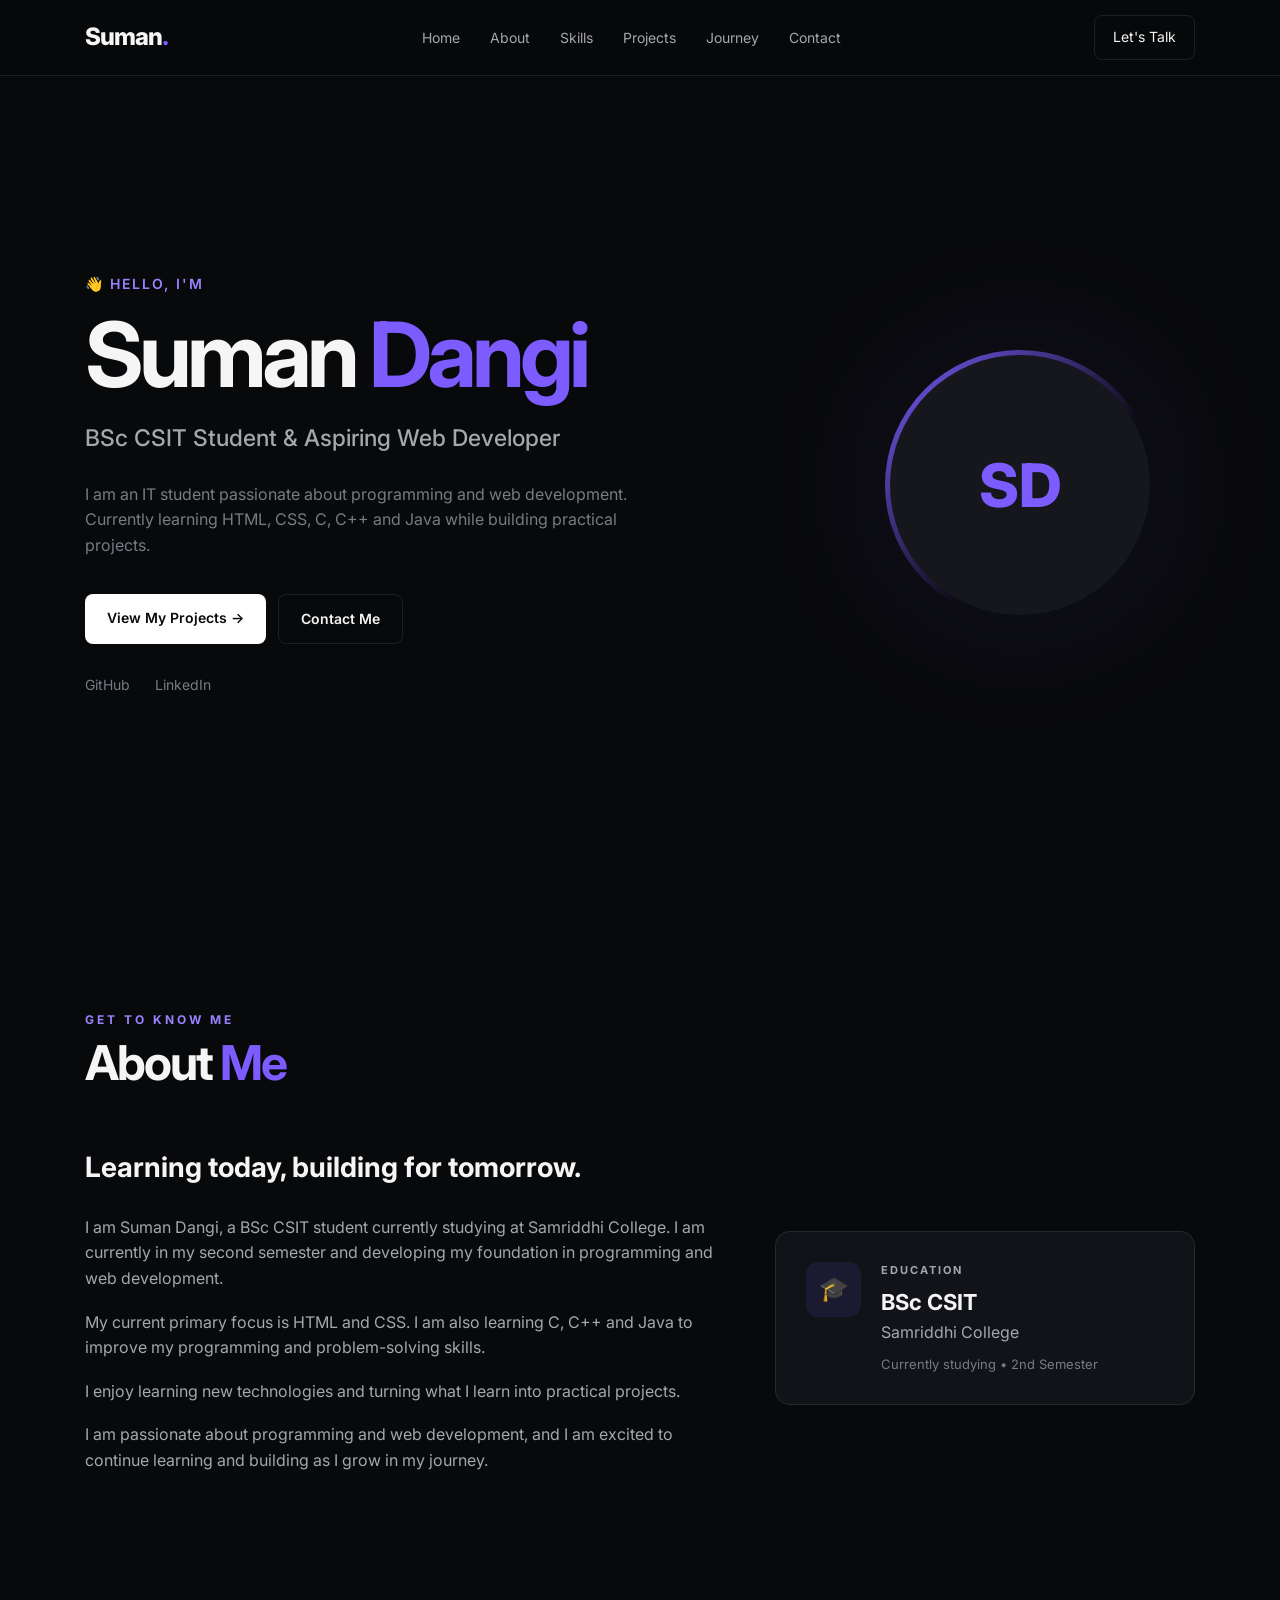
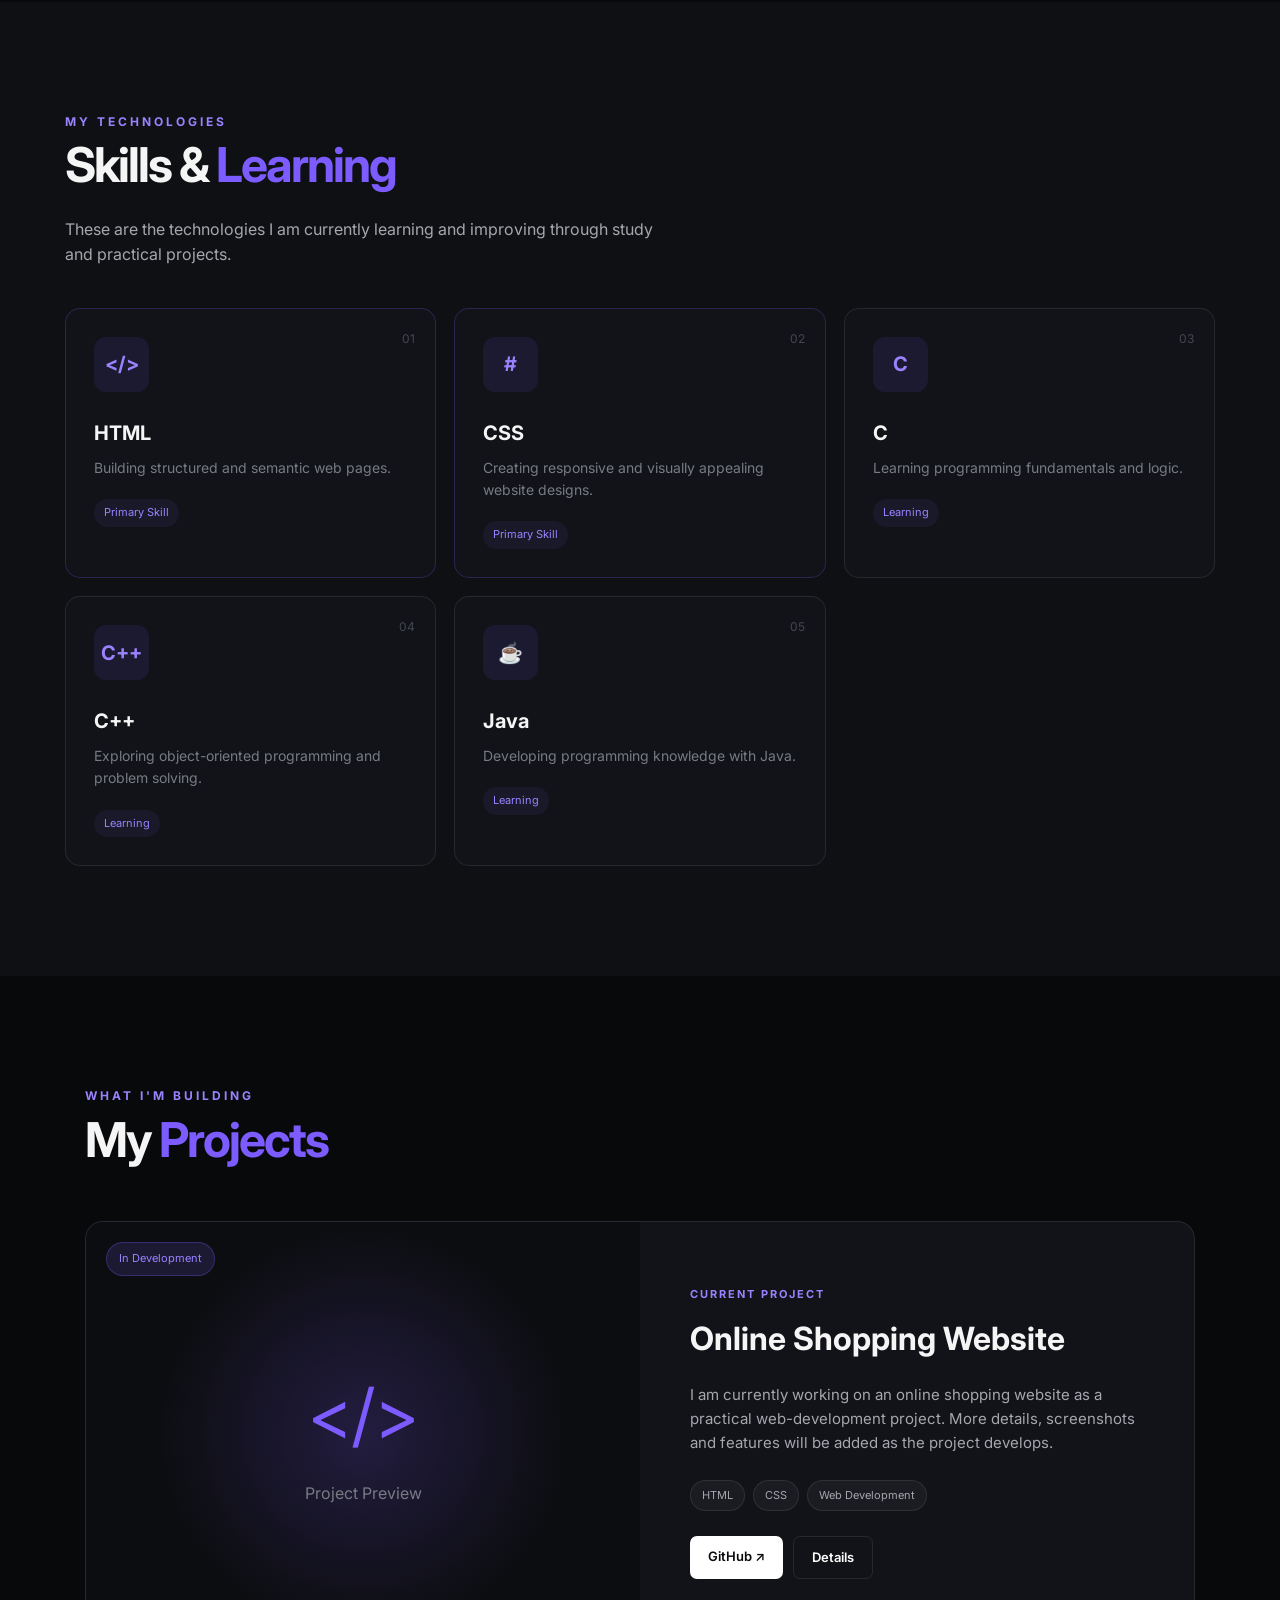
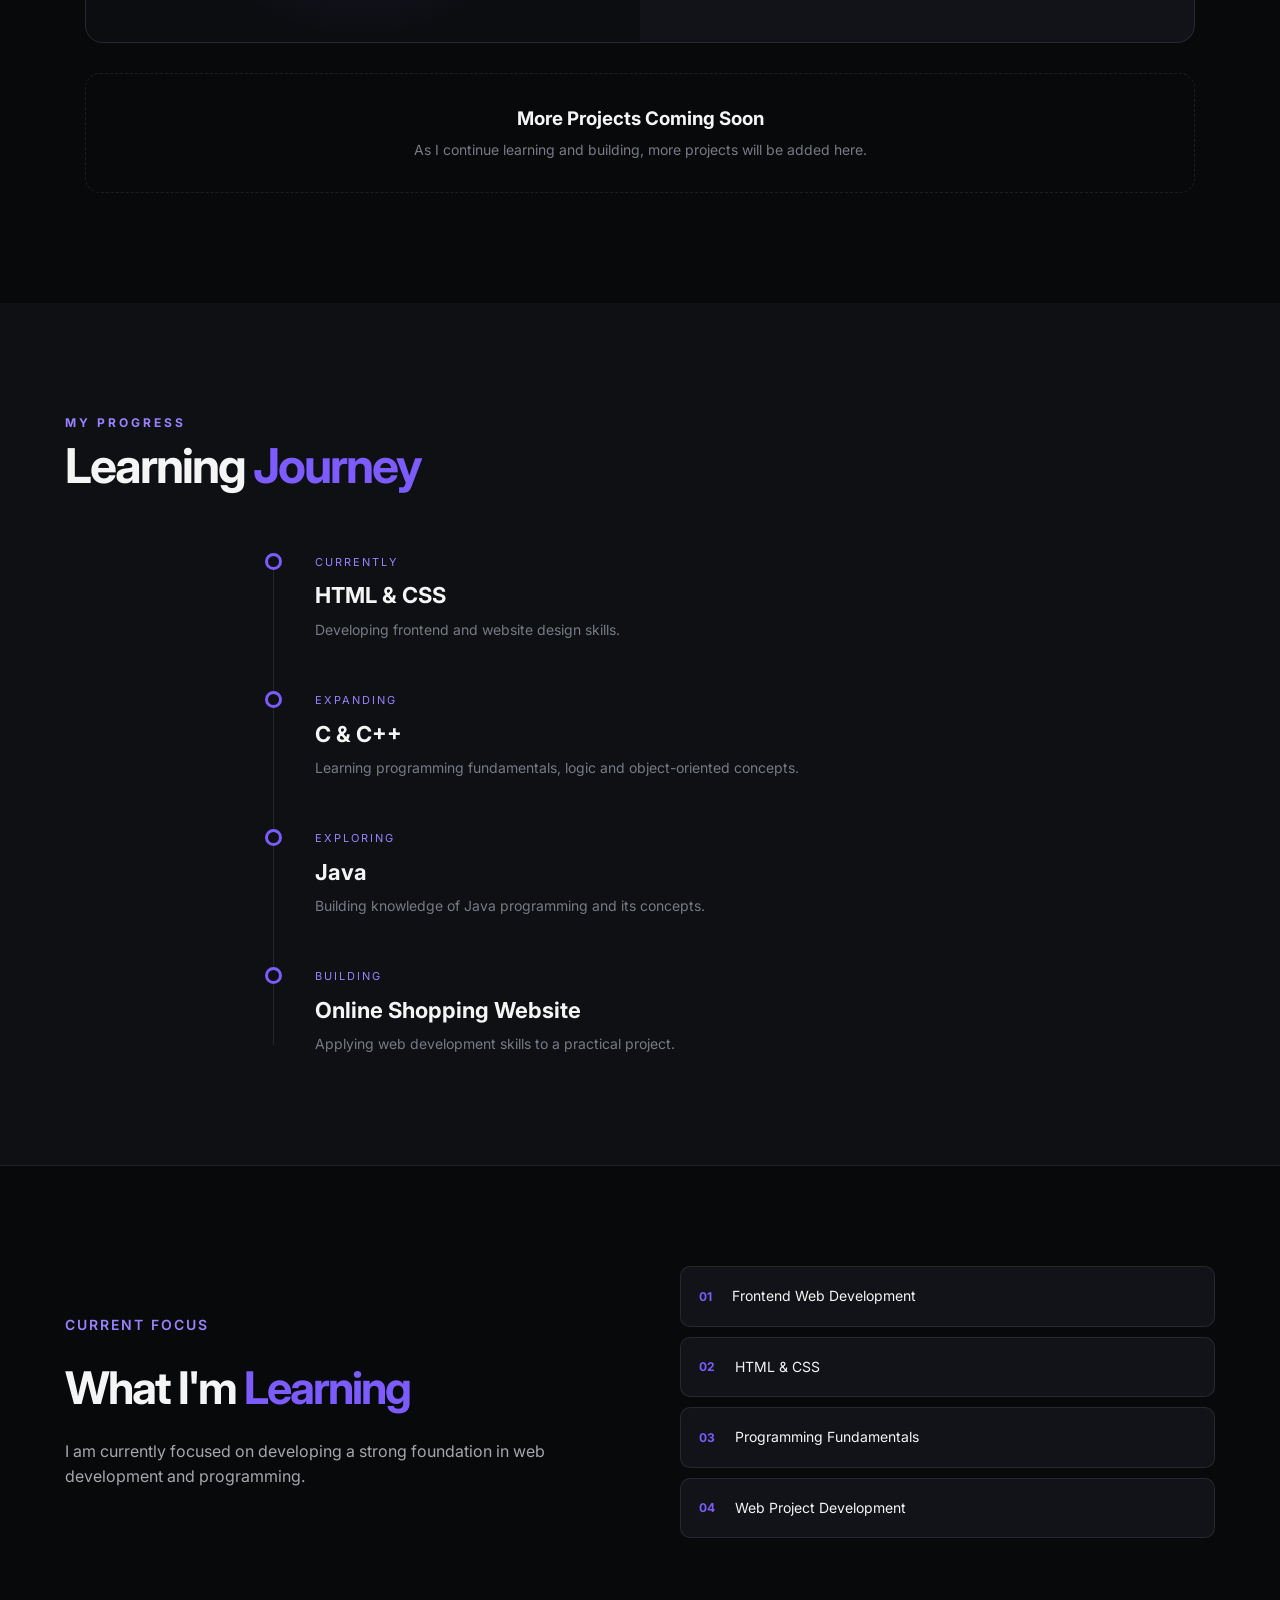
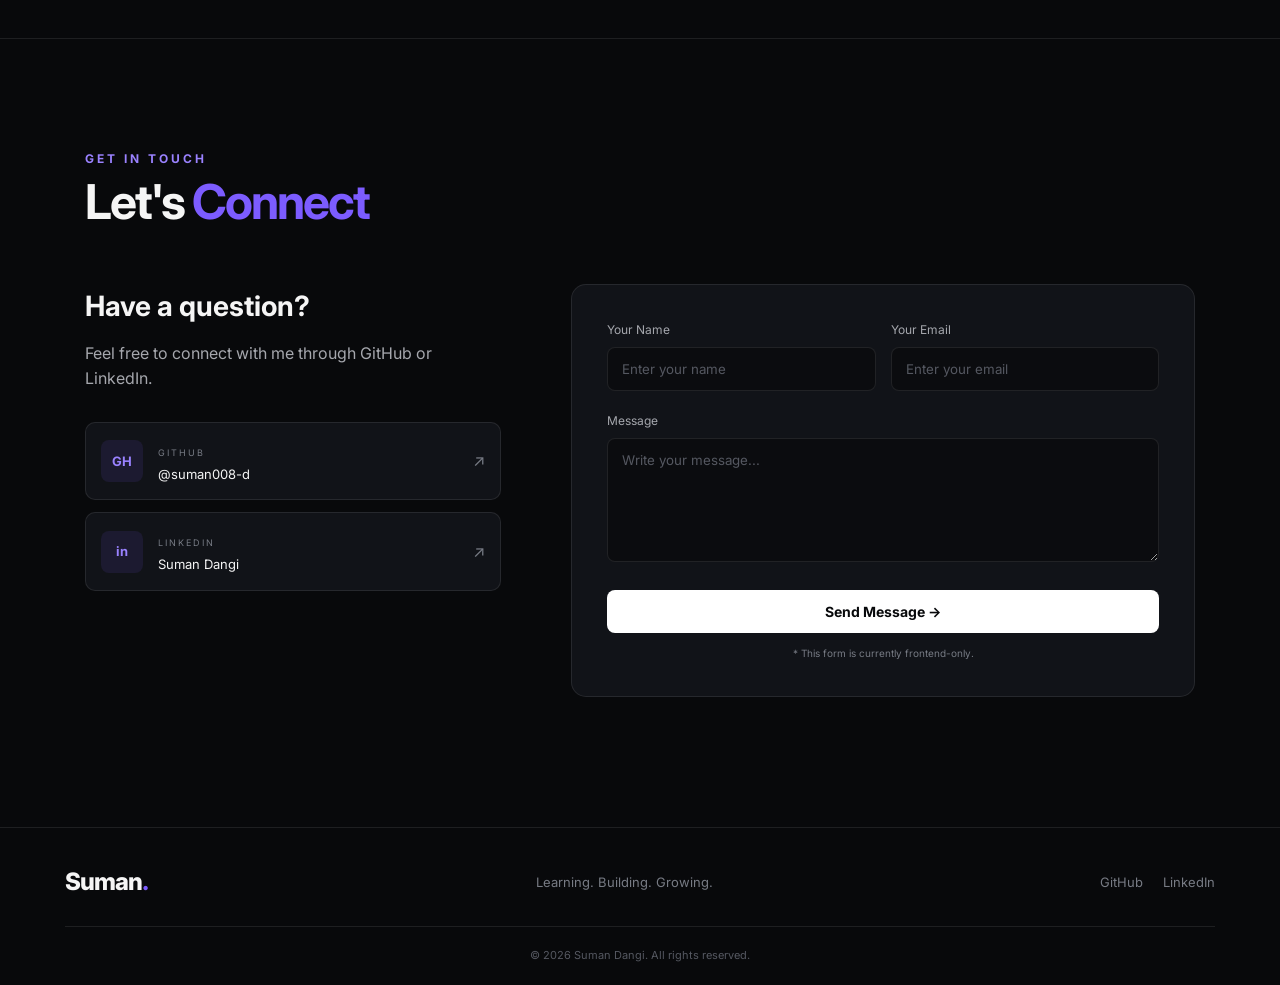
<file: index.html>
<!DOCTYPE html>
<html lang="en">
<head>
    <meta charset="UTF-8">
    <meta name="viewport" content="width=device-width, initial-scale=1.0">

    <title>Suman Dangi | Portfolio</title>

    <!-- Google Font -->
    <link rel="preconnect" href="https://fonts.googleapis.com">
    <link rel="preconnect" href="https://fonts.gstatic.com" crossorigin>
    <link href="https://fonts.googleapis.com/css2?family=Inter:wght@400;500;600;700;800&display=swap" rel="stylesheet">

    <!-- CSS -->
    <link rel="stylesheet" href="style.css">
</head>

<body>

    <!-- ================= NAVBAR ================= -->

    <header class="header">
        <nav class="navbar">

            <a href="#home" class="logo">
                Suman<span>.</span>
            </a>

            <ul class="nav-links">
                <li><a href="#home">Home</a></li>
                <li><a href="#about">About</a></li>
                <li><a href="#skills">Skills</a></li>
                <li><a href="#projects">Projects</a></li>
                <li><a href="#journey">Journey</a></li>
                <li><a href="#contact">Contact</a></li>
            </ul>

            <a href="#contact" class="nav-button">
                Let's Talk
            </a>

        </nav>
    </header>


    <!-- ================= HOME ================= -->

    <main>

        <section id="home" class="hero">

            <div class="hero-content">

                <p class="small-title">
                    👋 Hello, I'm
                </p>

                <h1>
                    Suman <span>Dangi</span>
                </h1>

                <h2>
                    BSc CSIT Student &amp; Aspiring Web Developer
                </h2>

                <p class="hero-description">
                    I am an IT student passionate about programming and
                    web development. Currently learning HTML, CSS, C,
                    C++ and Java while building practical projects.
                </p>

                <div class="hero-buttons">

                    <a href="#projects" class="btn primary-btn">
                        View My Projects →
                    </a>

                    <a href="#contact" class="btn secondary-btn">
                        Contact Me
                    </a>

                </div>

                <div class="social-links">

                    <a href="https://github.com/suman008-d"
                       target="_blank"
                       rel="noopener noreferrer">
                        GitHub
                    </a>

                    <a href="https://www.linkedin.com/in/suman-dangi-4024443a8/"
                       target="_blank"
                       rel="noopener noreferrer">
                        LinkedIn
                    </a>

                </div>

            </div>


            <!-- Profile Picture -->

            <div class="hero-image">

                <div class="image-glow"></div>

                <div class="profile-picture">
                    <div class="profile-placeholder">
                        SD
                    </div>
                </div>

            </div>

        </section>


        <!-- ================= ABOUT ================= -->

        <section id="about" class="section">

            <div class="section-heading">
                <p>GET TO KNOW ME</p>
                <h2>About <span>Me</span></h2>
            </div>

            <div class="about-container">

                <div class="about-text">

                    <h3>
                        Learning today, building for tomorrow.
                    </h3>

                    <p>
                        I am Suman Dangi, a BSc CSIT student currently
                        studying at Samriddhi College. I am currently
                        in my second semester and developing my foundation
                        in programming and web development.
                    </p>

                    <p>
                        My current primary focus is HTML and CSS.
                        I am also learning C, C++ and Java to improve
                        my programming and problem-solving skills.
                    </p>

                    <p>
                        I enjoy learning new technologies and turning
                        what I learn into practical projects.
                    </p>

                    <p>
                        I am passionate about programming and web development,
                        and I am excited to continue learning and building
                        as I grow in my journey.

                </div>


                <div class="education-card">

                    <div class="card-icon">
                        🎓
                    </div>

                    <div>
                        <p class="card-label">EDUCATION</p>

                        <h3>BSc CSIT</h3>

                        <p>
                            Samriddhi College
                        </p>

                        <span>
                            Currently studying • 2nd Semester
                        </span>
                    </div>

                </div>

            </div>

        </section>


        <!-- ================= SKILLS ================= -->

        <section id="skills" class="section skills-section">

            <div class="section-heading">
                <p>MY TECHNOLOGIES</p>
                <h2>Skills &amp; <span>Learning</span></h2>
            </div>

            <p class="section-description">
                These are the technologies I am currently learning
                and improving through study and practical projects.
            </p>


            <div class="skills-grid">

                <div class="skill-card featured">
                    <div class="skill-number">01</div>

                    <div class="skill-icon">
                        &lt;/&gt;
                    </div>

                    <h3>HTML</h3>

                    <p>
                        Building structured and semantic web pages.
                    </p>

                    <span class="skill-status">
                        Primary Skill
                    </span>
                </div>


                <div class="skill-card featured">
                    <div class="skill-number">02</div>

                    <div class="skill-icon">
                        #
                    </div>

                    <h3>CSS</h3>

                    <p>
                        Creating responsive and visually appealing
                        website designs.
                    </p>

                    <span class="skill-status">
                        Primary Skill
                    </span>
                </div>


                <div class="skill-card">
                    <div class="skill-number">03</div>

                    <div class="skill-icon">
                        C
                    </div>

                    <h3>C</h3>

                    <p>
                        Learning programming fundamentals and logic.
                    </p>

                    <span class="skill-status">
                        Learning
                    </span>
                </div>


                <div class="skill-card">
                    <div class="skill-number">04</div>

                    <div class="skill-icon">
                        C++
                    </div>

                    <h3>C++</h3>

                    <p>
                        Exploring object-oriented programming
                        and problem solving.
                    </p>

                    <span class="skill-status">
                        Learning
                    </span>
                </div>


                <div class="skill-card">
                    <div class="skill-number">05</div>

                    <div class="skill-icon">
                        ☕
                    </div>

                    <h3>Java</h3>

                    <p>
                        Developing programming knowledge with Java.
                    </p>

                    <span class="skill-status">
                        Learning
                    </span>
                </div>

            </div>

        </section>


        <!-- ================= PROJECTS ================= -->

        <section id="projects" class="section">

            <div class="section-heading">
                <p>WHAT I'M BUILDING</p>
                <h2>My <span>Projects</span></h2>
            </div>

            <div class="project-card">

                <div class="project-image">

                    <div class="project-placeholder">
                        <span>&lt;/&gt;</span>
                        <p>Project Preview</p>
                    </div>

                    <div class="project-badge">
                        In Development
                    </div>

                </div>


                <div class="project-content">

                    <p class="project-label">
                        CURRENT PROJECT
                    </p>

                    <h3>
                        Online Shopping Website
                    </h3>

                    <p>
                        I am currently working on an online shopping
                        website as a practical web-development project.
                        More details, screenshots and features will be
                        added as the project develops.
                    </p>


                    <div class="project-tags">

                        <span>HTML</span>
                        <span>CSS</span>
                        <span>Web Development</span>

                    </div>


                    <div class="project-buttons">

                        <a href="https://github.com/suman008-d"
                           target="_blank"
                           rel="noopener noreferrer"
                           class="project-btn">
                            GitHub ↗
                        </a>

                        <a href="#contact"
                           class="project-btn outline">
                            Details
                        </a>

                    </div>

                </div>

            </div>


            <div class="future-projects">

                <h3>More Projects Coming Soon</h3>

                <p>
                    As I continue learning and building,
                    more projects will be added here.
                </p>

            </div>

        </section>


        <!-- ================= LEARNING JOURNEY ================= -->

        <section id="journey" class="section journey-section">

            <div class="section-heading">
                <p>MY PROGRESS</p>
                <h2>Learning <span>Journey</span></h2>
            </div>


            <div class="timeline">

                <div class="timeline-item">

                    <div class="timeline-dot"></div>

                    <div class="timeline-content">

                        <span>Currently</span>

                        <h3>
                            HTML &amp; CSS
                        </h3>

                        <p>
                            Developing frontend and website
                            design skills.
                        </p>

                    </div>

                </div>


                <div class="timeline-item">

                    <div class="timeline-dot"></div>

                    <div class="timeline-content">

                        <span>Expanding</span>

                        <h3>
                            C &amp; C++
                        </h3>

                        <p>
                            Learning programming fundamentals,
                            logic and object-oriented concepts.
                        </p>

                    </div>

                </div>


                <div class="timeline-item">

                    <div class="timeline-dot"></div>

                    <div class="timeline-content">

                        <span>Exploring</span>

                        <h3>
                            Java
                        </h3>

                        <p>
                            Building knowledge of Java programming
                            and its concepts.
                        </p>

                    </div>

                </div>


                <div class="timeline-item">

                    <div class="timeline-dot"></div>

                    <div class="timeline-content">

                        <span>Building</span>

                        <h3>
                            Online Shopping Website
                        </h3>

                        <p>
                            Applying web development skills
                            to a practical project.
                        </p>

                    </div>

                </div>

            </div>

        </section>


        <!-- ================= WHAT I'M LEARNING ================= -->

        <section class="learning-section">

            <div class="learning-container">

                <div>

                    <p class="small-title">
                        CURRENT FOCUS
                    </p>

                    <h2>
                        What I'm <span>Learning</span>
                    </h2>

                    <p>
                        I am currently focused on developing a strong
                        foundation in web development and programming.
                    </p>

                </div>


                <div class="learning-list">

                    <div>
                        <span>01</span>
                        <p>Frontend Web Development</p>
                    </div>

                    <div>
                        <span>02</span>
                        <p>HTML &amp; CSS</p>
                    </div>

                    <div>
                        <span>03</span>
                        <p>Programming Fundamentals</p>
                    </div>

                    <div>
                        <span>04</span>
                        <p>Web Project Development</p>
                    </div>

                </div>

            </div>

        </section>


        <!-- ================= CONTACT ================= -->

        <section id="contact" class="section contact-section">

            <div class="section-heading">

                <p>GET IN TOUCH</p>

                <h2>
                    Let's <span>Connect</span>
                </h2>

            </div>


            <div class="contact-container">


                <!-- Contact Information -->

                <div class="contact-info">

                    <h3>
                        Have a question?
                    </h3>

                    <p>
                        Feel free to connect with me through
                        GitHub or LinkedIn.
                    </p>


                    <div class="contact-links">

                        <a href="https://github.com/suman008-d"
                           target="_blank"
                           rel="noopener noreferrer"
                           class="contact-link">

                            <div class="contact-icon">
                                GH
                            </div>

                            <div>
                                <small>GITHUB</small>
                                <p>@suman008-d</p>
                            </div>

                            <span>↗</span>

                        </a>


                        <a href="https://www.linkedin.com/in/suman-dangi-4024443a8/"
                           target="_blank"
                           rel="noopener noreferrer"
                           class="contact-link">

                            <div class="contact-icon">
                                in
                            </div>

                            <div>
                                <small>LINKEDIN</small>
                                <p>Suman Dangi</p>
                            </div>

                            <span>↗</span>

                        </a>

                    </div>

                </div>


                <!-- Contact Form -->

                <form class="contact-form">

                    <div class="form-row">

                        <div class="form-group">

                            <label for="name">
                                Your Name
                            </label>

                            <input
                                type="text"
                                id="name"
                                name="name"
                                placeholder="Enter your name"
                                required
                            >

                        </div>


                        <div class="form-group">

                            <label for="email">
                                Your Email
                            </label>

                            <input
                                type="email"
                                id="email"
                                name="email"
                                placeholder="Enter your email"
                                required
                            >

                        </div>

                    </div>


                    <div class="form-group">

                        <label for="message">
                            Message
                        </label>

                        <textarea
                            id="message"
                            name="message"
                            rows="6"
                            placeholder="Write your message..."
                            required
                        ></textarea>

                    </div>


                    <button type="submit" class="submit-btn">
                        Send Message →
                    </button>

                    <p class="form-note">
                        * This form is currently frontend-only.
                    </p>

                </form>

            </div>

        </section>

    </main>


    <!-- ================= FOOTER ================= -->

    <footer>

        <div class="footer-content">

            <a href="#home" class="logo">
                Suman<span>.</span>
            </a>

            <p>
                Learning. Building. Growing.
            </p>

            <div class="footer-social">

                <a href="https://github.com/suman008-d"
                   target="_blank"
                   rel="noopener noreferrer">
                    GitHub
                </a>

                <a href="https://www.linkedin.com/in/suman-dangi-4024443a8/"
                   target="_blank"
                   rel="noopener noreferrer">
                    LinkedIn
                </a>

            </div>

        </div>


        <div class="footer-bottom">

            <p>
                © 2026 Suman Dangi. All rights reserved.
            </p>

        </div>

    </footer>

</body>
</html>
</file>
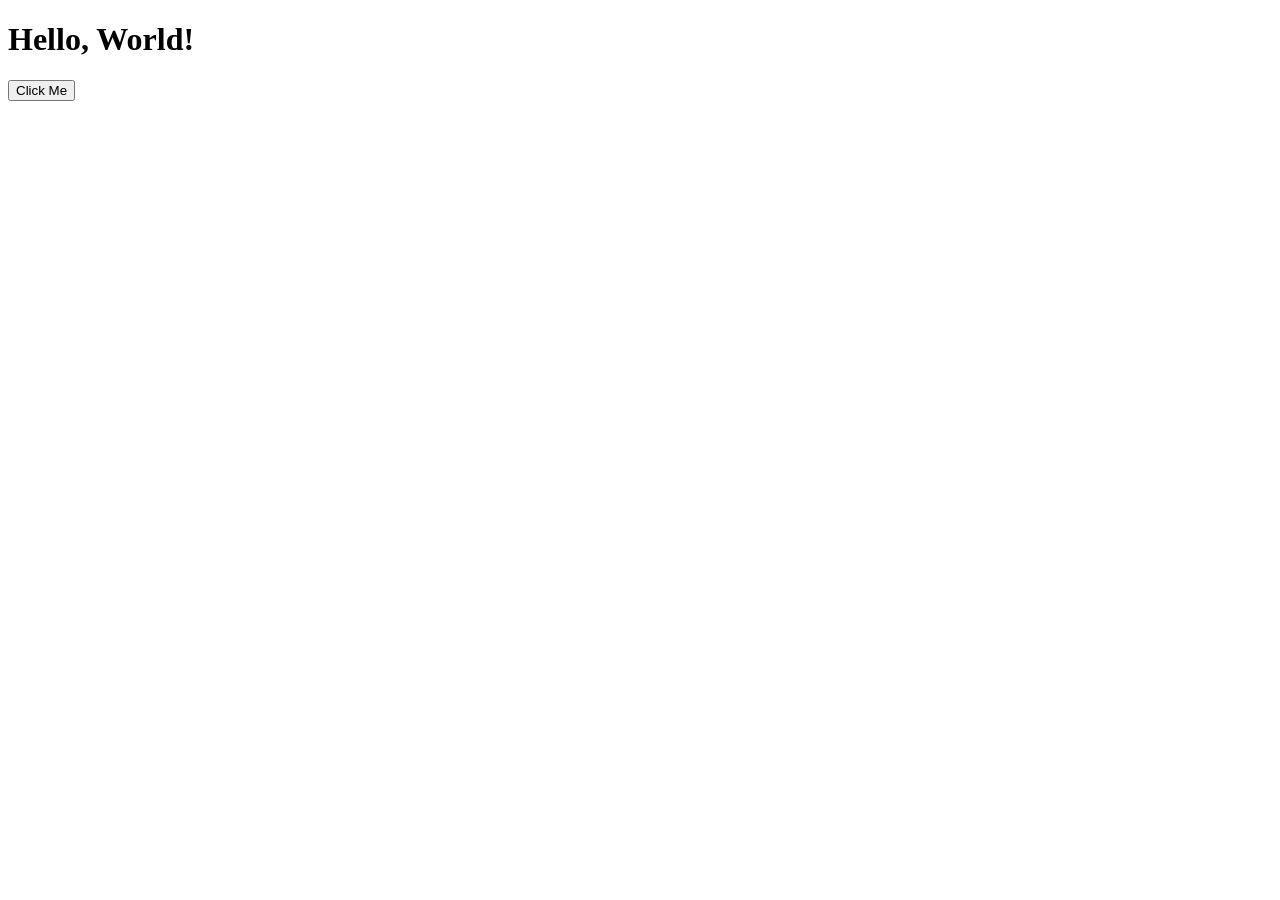
<file: java.html>
<!DOCTYPE html>
<html lang="en">
<head>
    <meta charset="UTF-8">
    <meta name="viewport" content="width=device-width, initial-scale=1.0">
    <title>Document</title>
</head>
<body>
    <h1>Hello, World!</h1>
    <button onclick="alert('Button clicked!')">Click Me</button>
    <script>
        // This is a simple JavaScript code that runs when the page loads
        window.onload = function() {
            console.log('Page has loaded');
        };
        const sum = (a, b) => a + b;
        console.log('Sum of 5 and 3 is:', sum(5, 3));
        const arr = [1, 2, 3, 4, 5];
        arr.forEach(val => {    
            console.log(val);
        });
        for (let i=0; i<5; i++) {
            console.log( i);
        }
    </script>
</body>
</html>
</file>
<file: style.css>
/* =========================================
   RESET
========================================= */

* {
    margin: 0;
    padding: 0;
    box-sizing: border-box;
}

html {
    scroll-behavior: smooth;
}

body {
    font-family: "Inter", Arial, sans-serif;
    background: #08090b;
    color: #f5f5f5;
    line-height: 1.6;
}

a {
    text-decoration: none;
    color: inherit;
}

img {
    max-width: 100%;
}

button,
input,
textarea {
    font-family: inherit;
}


/* =========================================
   VARIABLES
========================================= */

:root {
    --background: #08090b;
    --background-light: #0e1013;
    --card: #111318;
    --card-hover: #16191f;

    --white: #ffffff;
    --text: #f5f5f5;
    --text-light: #a5a7ad;
    --text-dark: #777b84;

    --accent: #7c5cff;
    --accent-light: #9a82ff;

    --border: rgba(255, 255, 255, 0.09);

    --max-width: 1150px;
}


/* =========================================
   HEADER / NAVBAR
========================================= */

.header {
    width: 100%;
    position: fixed;
    top: 0;
    left: 0;
    z-index: 1000;

    background: rgba(8, 9, 11, 0.8);
    backdrop-filter: blur(15px);

    border-bottom: 1px solid var(--border);
}

.navbar {
    max-width: var(--max-width);
    margin: auto;

    height: 75px;

    display: flex;
    align-items: center;
    justify-content: space-between;

    padding: 0 20px;
}

.logo {
    font-size: 24px;
    font-weight: 800;
    letter-spacing: -1px;
}

.logo span {
    color: var(--accent);
}

.nav-links {
    list-style: none;

    display: flex;
    gap: 30px;
}

.nav-links a {
    color: var(--text-light);
    font-size: 14px;

    transition: 0.3s;
}

.nav-links a:hover {
    color: var(--white);
}

.nav-button {
    padding: 10px 18px;

    border: 1px solid var(--border);
    border-radius: 8px;

    font-size: 14px;

    transition: 0.3s;
}

.nav-button:hover {
    background: var(--white);
    color: #08090b;
}


/* =========================================
   HERO
========================================= */

.hero {
    min-height: 100vh;

    max-width: var(--max-width);
    margin: auto;

    padding: 150px 20px 80px;

    display: flex;
    align-items: center;
    justify-content: space-between;

    gap: 80px;
}

.hero-content {
    max-width: 650px;
}

.small-title {
    color: var(--accent-light);

    font-size: 14px;
    font-weight: 600;

    letter-spacing: 2px;
    text-transform: uppercase;

    margin-bottom: 15px;
}

.hero h1 {
    font-size: clamp(55px, 8vw, 90px);

    line-height: 1;

    letter-spacing: -5px;

    margin-bottom: 20px;
}

.hero h1 span {
    color: var(--accent);
}

.hero h2 {
    font-size: 23px;

    font-weight: 500;

    color: var(--text-light);

    margin-bottom: 25px;
}

.hero-description {
    color: var(--text-dark);

    max-width: 600px;

    font-size: 16px;

    margin-bottom: 35px;
}

.hero-buttons {
    display: flex;
    gap: 12px;

    flex-wrap: wrap;
}

.btn {
    padding: 13px 22px;

    border-radius: 8px;

    font-size: 14px;
    font-weight: 600;

    transition: 0.3s;
}

.primary-btn {
    background: var(--white);
    color: #08090b;
}

.primary-btn:hover {
    transform: translateY(-3px);
}

.secondary-btn {
    border: 1px solid var(--border);
    color: var(--text);
}

.secondary-btn:hover {
    background: var(--card);
}

.social-links {
    display: flex;
    gap: 25px;

    margin-top: 30px;
}

.social-links a {
    color: var(--text-dark);

    font-size: 14px;

    border-bottom: 1px solid transparent;

    transition: 0.3s;
}

.social-links a:hover {
    color: var(--white);
    border-color: var(--accent);
}


/* =========================================
   PROFILE IMAGE
========================================= */

.hero-image {
    position: relative;

    width: 350px;
    height: 350px;

    flex-shrink: 0;

    display: flex;
    align-items: center;
    justify-content: center;
}

.profile-picture {
    width: 270px;
    height: 270px;

    border-radius: 50%;

    padding: 5px;

    background: linear-gradient(
        135deg,
        var(--accent),
        transparent 60%
    );

    position: relative;
    z-index: 2;
}

.profile-placeholder {
    width: 100%;
    height: 100%;

    border-radius: 50%;

    background: #15171c;

    display: flex;
    align-items: center;
    justify-content: center;

    font-size: 60px;
    font-weight: 800;

    color: var(--accent);
}

.image-glow {
    position: absolute;

    width: 250px;
    height: 250px;

    border-radius: 50%;

    background: var(--accent);

    filter: blur(100px);

    opacity: 0.12;
}


/* =========================================
   SECTIONS
========================================= */

.section {
    max-width: var(--max-width);

    margin: auto;

    padding: 110px 20px;
}

.section-heading {
    margin-bottom: 55px;
}

.section-heading p {
    color: var(--accent-light);

    font-size: 12px;
    font-weight: 700;

    letter-spacing: 3px;
}

.section-heading h2 {
    font-size: 48px;

    line-height: 1.1;

    letter-spacing: -2px;

    margin-top: 8px;
}

.section-heading h2 span {
    color: var(--accent);
}

.section-description {
    color: var(--text-light);

    max-width: 600px;

    margin-top: -30px;

    margin-bottom: 40px;
}


/* =========================================
   ABOUT
========================================= */

.about-container {
    display: grid;

    grid-template-columns: 1.5fr 1fr;

    gap: 60px;

    align-items: center;
}

.about-text h3 {
    font-size: 28px;

    margin-bottom: 25px;
}

.about-text p {
    color: var(--text-light);

    margin-bottom: 18px;
}

.education-card {
    background: var(--card);

    border: 1px solid var(--border);

    padding: 30px;

    border-radius: 15px;

    display: flex;

    gap: 20px;

    transition: 0.3s;
}

.education-card:hover {
    background: var(--card-hover);

    transform: translateY(-5px);
}

.card-icon {
    width: 55px;
    height: 55px;

    flex-shrink: 0;

    display: flex;
    align-items: center;
    justify-content: center;

    border-radius: 12px;

    background: rgba(124, 92, 255, 0.1);

    font-size: 24px;
}

.card-label {
    color: var(--accent-light);

    font-size: 11px;
    font-weight: 700;

    letter-spacing: 2px;

    margin-bottom: 5px;
}

.education-card h3 {
    font-size: 22px;
}

.education-card p {
    color: var(--text-light);
}

.education-card span {
    display: block;

    color: var(--text-dark);

    font-size: 13px;

    margin-top: 8px;
}


/* =========================================
   SKILLS
========================================= */

.skills-section {
    background: var(--background-light);
    max-width: none;

    padding-left: max(20px, calc((100% - var(--max-width)) / 2));
    padding-right: max(20px, calc((100% - var(--max-width)) / 2));
}

.skills-grid {
    display: grid;

    grid-template-columns: repeat(3, 1fr);

    gap: 18px;
}

.skill-card {
    background: var(--card);

    border: 1px solid var(--border);

    padding: 28px;

    border-radius: 15px;

    position: relative;

    min-height: 240px;

    transition: 0.3s;
}

.skill-card:hover {
    transform: translateY(-6px);

    background: var(--card-hover);

    border-color: rgba(124, 92, 255, 0.3);
}

.skill-card.featured {
    border-color: rgba(124, 92, 255, 0.25);
}

.skill-number {
    position: absolute;

    top: 20px;
    right: 20px;

    color: #444750;

    font-size: 12px;
}

.skill-icon {
    width: 55px;
    height: 55px;

    display: flex;
    align-items: center;
    justify-content: center;

    background: rgba(124, 92, 255, 0.1);

    border-radius: 12px;

    color: var(--accent-light);

    font-size: 20px;
    font-weight: 700;

    margin-bottom: 25px;
}

.skill-card h3 {
    font-size: 20px;

    margin-bottom: 8px;
}

.skill-card p {
    color: var(--text-dark);

    font-size: 14px;
}

.skill-status {
    display: inline-block;

    margin-top: 20px;

    font-size: 11px;

    color: var(--accent-light);

    background: rgba(124, 92, 255, 0.08);

    padding: 5px 10px;

    border-radius: 20px;
}


/* =========================================
   PROJECT
========================================= */

.project-card {
    display: grid;

    grid-template-columns: 1fr 1fr;

    background: var(--card);

    border: 1px solid var(--border);

    border-radius: 18px;

    overflow: hidden;
}

.project-image {
    min-height: 420px;

    background:
        radial-gradient(
            circle at center,
            rgba(124, 92, 255, 0.2),
            transparent 60%
        ),
        #0c0d10;

    display: flex;
    align-items: center;
    justify-content: center;

    position: relative;
}

.project-placeholder {
    text-align: center;

    color: var(--text-dark);
}

.project-placeholder span {
    font-size: 70px;

    color: var(--accent);

    display: block;

    margin-bottom: 10px;
}

.project-badge {
    position: absolute;

    top: 20px;
    left: 20px;

    background: rgba(124, 92, 255, 0.15);

    color: var(--accent-light);

    border: 1px solid rgba(124, 92, 255, 0.3);

    padding: 7px 12px;

    border-radius: 20px;

    font-size: 11px;
}

.project-content {
    padding: 50px;

    display: flex;
    flex-direction: column;
    justify-content: center;
}

.project-label {
    color: var(--accent-light);

    font-size: 11px;
    font-weight: 700;

    letter-spacing: 2px;

    margin-bottom: 10px;
}

.project-content h3 {
    font-size: 32px;

    margin-bottom: 18px;
}

.project-content > p:not(.project-label) {
    color: var(--text-light);

    font-size: 15px;
}

.project-tags {
    display: flex;

    flex-wrap: wrap;

    gap: 8px;

    margin: 25px 0;
}

.project-tags span {
    padding: 6px 11px;

    background: #1a1c22;

    border: 1px solid var(--border);

    border-radius: 20px;

    color: var(--text-light);

    font-size: 11px;
}

.project-buttons {
    display: flex;

    gap: 10px;
}

.project-btn {
    padding: 10px 18px;

    background: var(--white);

    color: #08090b;

    border-radius: 7px;

    font-size: 13px;
    font-weight: 600;
}

.project-btn.outline {
    background: transparent;

    color: var(--white);

    border: 1px solid var(--border);
}

.future-projects {
    margin-top: 30px;

    padding: 30px;

    border: 1px dashed var(--border);

    border-radius: 15px;

    text-align: center;
}

.future-projects h3 {
    margin-bottom: 5px;
}

.future-projects p {
    color: var(--text-dark);

    font-size: 14px;
}


/* =========================================
   JOURNEY
========================================= */

.journey-section {
    background: var(--background-light);

    max-width: none;

    padding-left: max(20px, calc((100% - var(--max-width)) / 2));
    padding-right: max(20px, calc((100% - var(--max-width)) / 2));
}

.timeline {
    max-width: 750px;

    margin: auto;

    position: relative;
}

.timeline::before {
    content: "";

    position: absolute;

    left: 8px;
    top: 10px;
    bottom: 10px;

    width: 1px;

    background: var(--border);
}

.timeline-item {
    position: relative;

    padding-left: 50px;

    padding-bottom: 45px;
}

.timeline-item:last-child {
    padding-bottom: 0;
}

.timeline-dot {
    width: 17px;
    height: 17px;

    position: absolute;

    left: 0;
    top: 5px;

    border-radius: 50%;

    background: var(--background-light);

    border: 3px solid var(--accent);

    z-index: 2;
}

.timeline-content span {
    color: var(--accent-light);

    font-size: 11px;

    text-transform: uppercase;

    letter-spacing: 2px;
}

.timeline-content h3 {
    font-size: 22px;

    margin: 5px 0;
}

.timeline-content p {
    color: var(--text-dark);

    font-size: 14px;
}


/* =========================================
   LEARNING
========================================= */

.learning-section {
    padding: 100px 20px;

    border-top: 1px solid var(--border);
    border-bottom: 1px solid var(--border);
}

.learning-container {
    max-width: var(--max-width);

    margin: auto;

    display: grid;

    grid-template-columns: 1fr 1fr;

    gap: 80px;

    align-items: center;
}

.learning-container h2 {
    font-size: 45px;

    letter-spacing: -2px;

    margin-bottom: 15px;
}

.learning-container h2 span {
    color: var(--accent);
}

.learning-container > div:first-child > p:last-child {
    color: var(--text-light);

    max-width: 500px;
}

.learning-list {
    display: grid;

    gap: 10px;
}

.learning-list div {
    display: flex;

    align-items: center;

    gap: 20px;

    padding: 18px;

    border: 1px solid var(--border);

    background: var(--card);

    border-radius: 10px;

    transition: 0.3s;
}

.learning-list div:hover {
    transform: translateX(5px);

    border-color: rgba(124, 92, 255, 0.3);
}

.learning-list span {
    color: var(--accent);

    font-size: 12px;

    font-weight: 700;
}

.learning-list p {
    font-size: 14px;
}


/* =========================================
   CONTACT
========================================= */

.contact-section {
    padding-bottom: 130px;
}

.contact-container {
    display: grid;

    grid-template-columns: 0.8fr 1.2fr;

    gap: 70px;
}

.contact-info h3 {
    font-size: 28px;

    margin-bottom: 12px;
}

.contact-info > p {
    color: var(--text-light);

    margin-bottom: 30px;
}

.contact-links {
    display: grid;

    gap: 12px;
}

.contact-link {
    display: flex;

    align-items: center;

    gap: 15px;

    padding: 15px;

    border: 1px solid var(--border);

    background: var(--card);

    border-radius: 10px;

    transition: 0.3s;
}

.contact-link:hover {
    background: var(--card-hover);

    transform: translateX(5px);
}

.contact-icon {
    width: 42px;
    height: 42px;

    display: flex;
    align-items: center;
    justify-content: center;

    background: rgba(124, 92, 255, 0.1);

    color: var(--accent-light);

    border-radius: 8px;

    font-size: 13px;
    font-weight: 700;
}

.contact-link small {
    color: var(--text-dark);

    font-size: 9px;

    letter-spacing: 2px;
}

.contact-link p {
    font-size: 13px;
}

.contact-link > span:last-child {
    margin-left: auto;

    color: var(--text-dark);
}


/* FORM */

.contact-form {
    background: var(--card);

    border: 1px solid var(--border);

    border-radius: 15px;

    padding: 35px;
}

.form-row {
    display: grid;

    grid-template-columns: 1fr 1fr;

    gap: 15px;
}

.form-group {
    margin-bottom: 20px;
}

.form-group label {
    display: block;

    font-size: 12px;

    color: var(--text-light);

    margin-bottom: 8px;
}

.form-group input,
.form-group textarea {
    width: 100%;

    background: #0b0c0f;

    border: 1px solid var(--border);

    color: var(--white);

    padding: 13px 14px;

    border-radius: 8px;

    outline: none;

    resize: vertical;

    transition: 0.3s;
}

.form-group input:focus,
.form-group textarea:focus {
    border-color: var(--accent);
}

.form-group input::placeholder,
.form-group textarea::placeholder {
    color: #555861;
}

.submit-btn {
    width: 100%;

    padding: 13px;

    border: none;

    border-radius: 8px;

    background: var(--white);

    color: #08090b;

    font-size: 14px;

    font-weight: 700;

    cursor: pointer;

    transition: 0.3s;
}

.submit-btn:hover {
    transform: translateY(-2px);
}

.form-note {
    text-align: center;

    color: var(--text-dark);

    font-size: 10px;

    margin-top: 12px;
}


/* =========================================
   FOOTER
========================================= */

footer {
    border-top: 1px solid var(--border);

    padding: 35px 20px 20px;
}

.footer-content {
    max-width: var(--max-width);

    margin: auto;

    display: flex;

    align-items: center;

    justify-content: space-between;

    gap: 20px;
}

.footer-content > p {
    color: var(--text-dark);

    font-size: 13px;
}

.footer-social {
    display: flex;

    gap: 20px;
}

.footer-social a {
    color: var(--text-dark);

    font-size: 13px;

    transition: 0.3s;
}

.footer-social a:hover {
    color: var(--white);
}

.footer-bottom {
    max-width: var(--max-width);

    margin: 25px auto 0;

    padding-top: 20px;

    border-top: 1px solid var(--border);

    text-align: center;
}

.footer-bottom p {
    color: #555861;

    font-size: 11px;
}


/* =========================================
   RESPONSIVE DESIGN
========================================= */

@media (max-width: 900px) {

    .nav-links {
        display: none;
    }

    .hero {
        gap: 30px;
    }

    .hero-image {
        width: 280px;
        height: 280px;
    }

    .profile-picture {
        width: 220px;
        height: 220px;
    }

    .skills-grid {
        grid-template-columns: repeat(2, 1fr);
    }

    .about-container {
        grid-template-columns: 1fr;
    }

    .learning-container {
        grid-template-columns: 1fr;
    }

    .contact-container {
        grid-template-columns: 1fr;
    }
}


@media (max-width: 700px) {

    .navbar {
        height: 65px;
    }

    .nav-button {
        display: none;
    }

    .hero {
        flex-direction: column-reverse;

        text-align: center;

        padding-top: 120px;
    }

    .hero-content {
        max-width: 100%;
    }

    .hero h1 {
        font-size: 60px;

        letter-spacing: -3px;
    }

    .hero h2 {
        font-size: 18px;
    }

    .hero-description {
        font-size: 14px;
    }

    .hero-buttons {
        justify-content: center;
    }

    .social-links {
        justify-content: center;
    }

    .hero-image {
        width: 240px;
        height: 240px;
    }

    .profile-picture {
        width: 190px;
        height: 190px;
    }

    .profile-placeholder {
        font-size: 45px;
    }

    .section {
        padding-top: 80px;
        padding-bottom: 80px;
    }

    .section-heading h2 {
        font-size: 38px;
    }

    .skills-grid {
        grid-template-columns: 1fr;
    }

    .project-card {
        grid-template-columns: 1fr;
    }

    .project-image {
        min-height: 280px;
    }

    .project-content {
        padding: 30px;
    }

    .form-row {
        grid-template-columns: 1fr;
        gap: 0;
    }

    .contact-form {
        padding: 25px;
    }

    .footer-content {
        flex-direction: column;

        text-align: center;
    }
}


@media (max-width: 450px) {

    .hero h1 {
        font-size: 48px;
    }

    .hero h2 {
        font-size: 16px;
    }

    .hero-buttons {
        flex-direction: column;
    }

    .btn {
        width: 100%;
    }

    .education-card {
        flex-direction: column;
    }

    .project-content h3 {
        font-size: 26px;
    }

    .learning-container h2 {
        font-size: 36px;
    }

    .footer-social {
        flex-direction: column;

        gap: 8px;
    }
}
</file>
